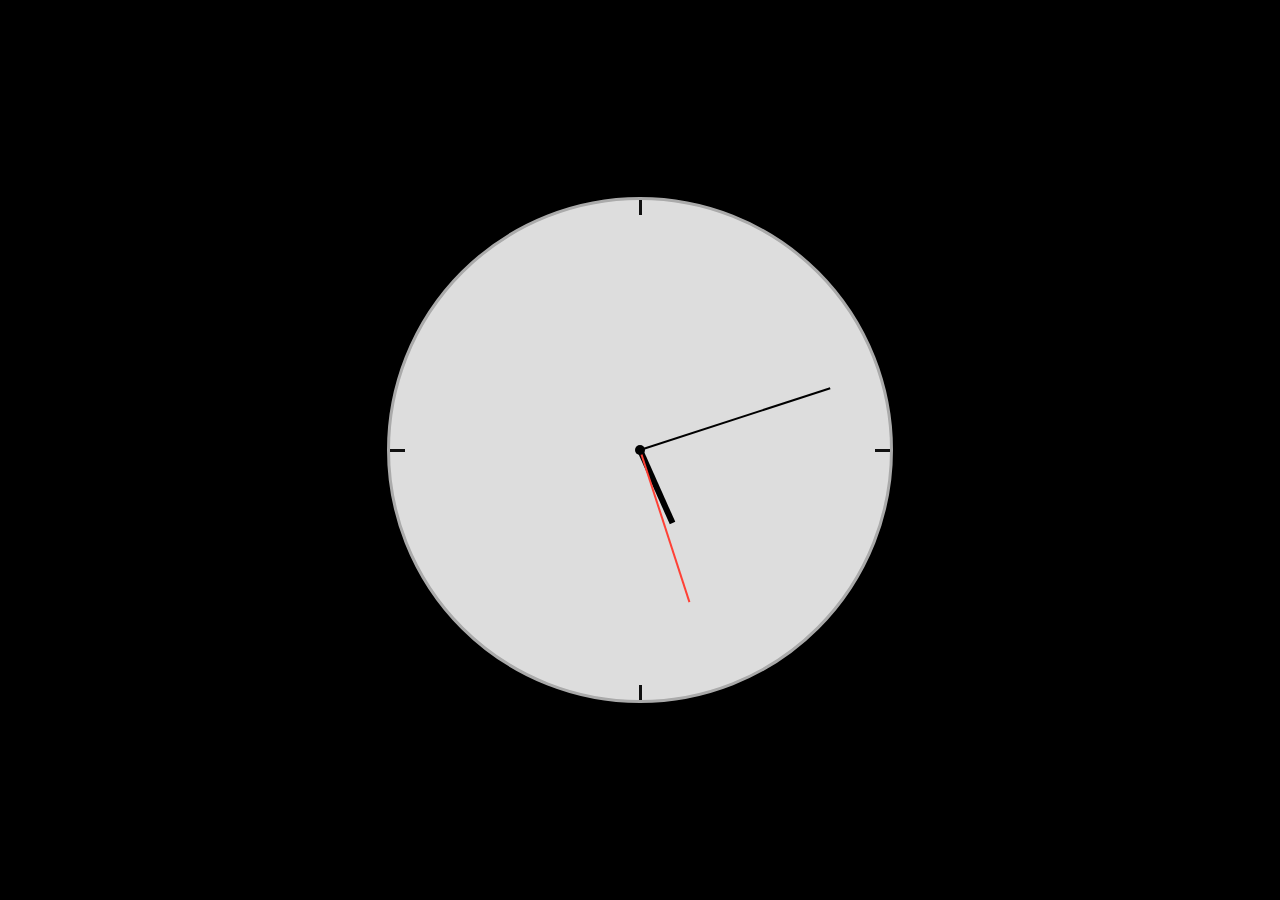
<file: clock/index.html>
<!DOCTYPE html>
<html>
  <head>
      <title>Clock</title>
      <meta name="viewport" content="width=device-width, initial-scale=1">
      <link rel="stylesheet" href="style.css" />
  </head>

  <body>

      <div class="clock">
          <div id="hours"></div>
          <div id="minutes"></div>
          <div id="seconds"></div>
          <div class="three"></div>
          <div class="six"></div>
          <div class="nine"></div>
          <div class="twelve"></div>
          <div class="center"></div>
      </div>

      <script type="text/javascript" src="app.js"></script>
  </body>  

  </html>
</file>
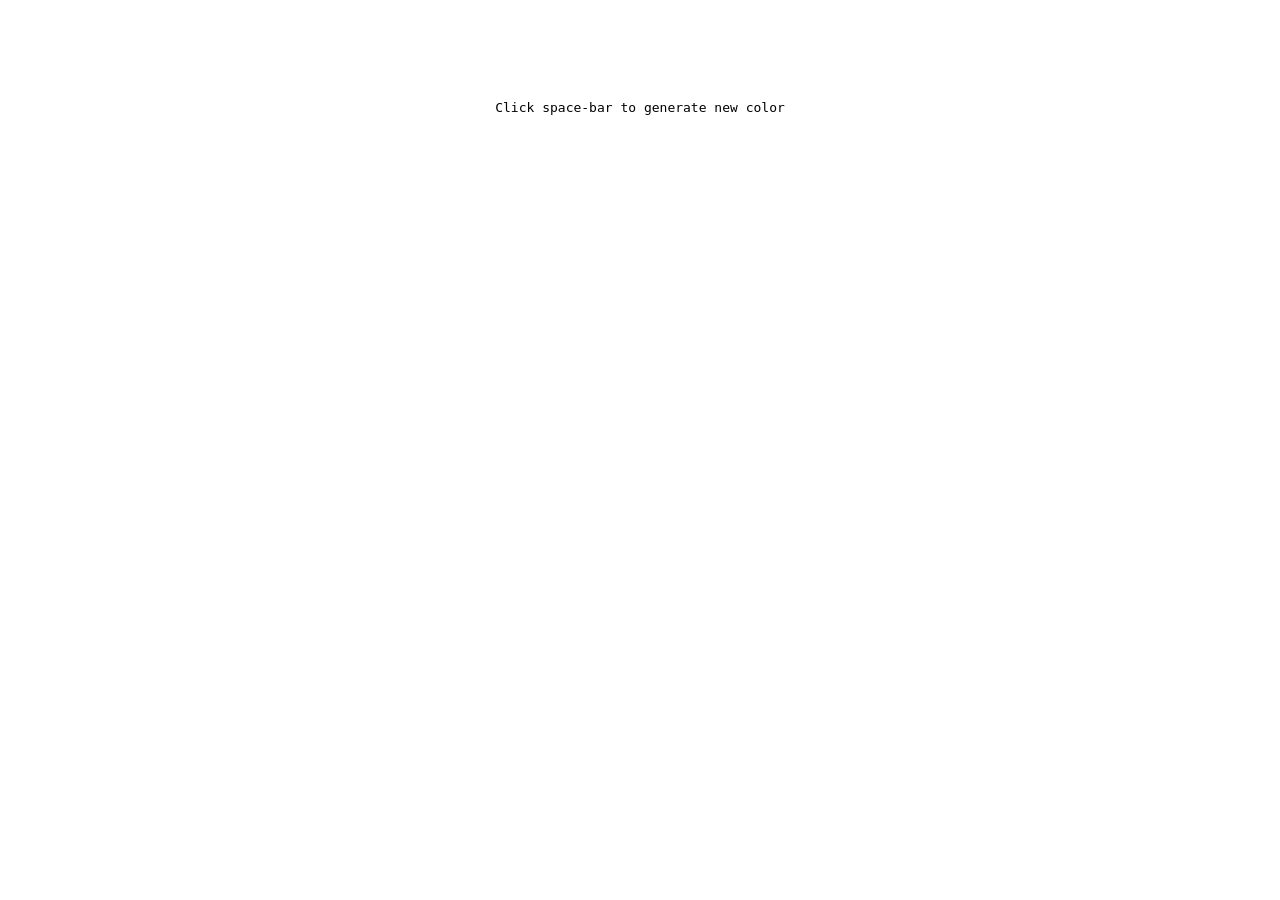
<file: Hex-generator/index.html>
<!DOCTYPE html>
<html>
    <head>
        <meta charset="utf-8">
        <title>
            Hex Color Generator
        </title>
        <meta name="viewport" content="width=device-width, initial-scale=1">
        <link rel="stylesheet" href="style.css" />
    </head>
	    <div id="hex" class="hex" >
            <pre>Click space-bar to generate new color</pre>
        </div>
	    <script src ="app.js"></script>
    </html>
  </pre>
</file>
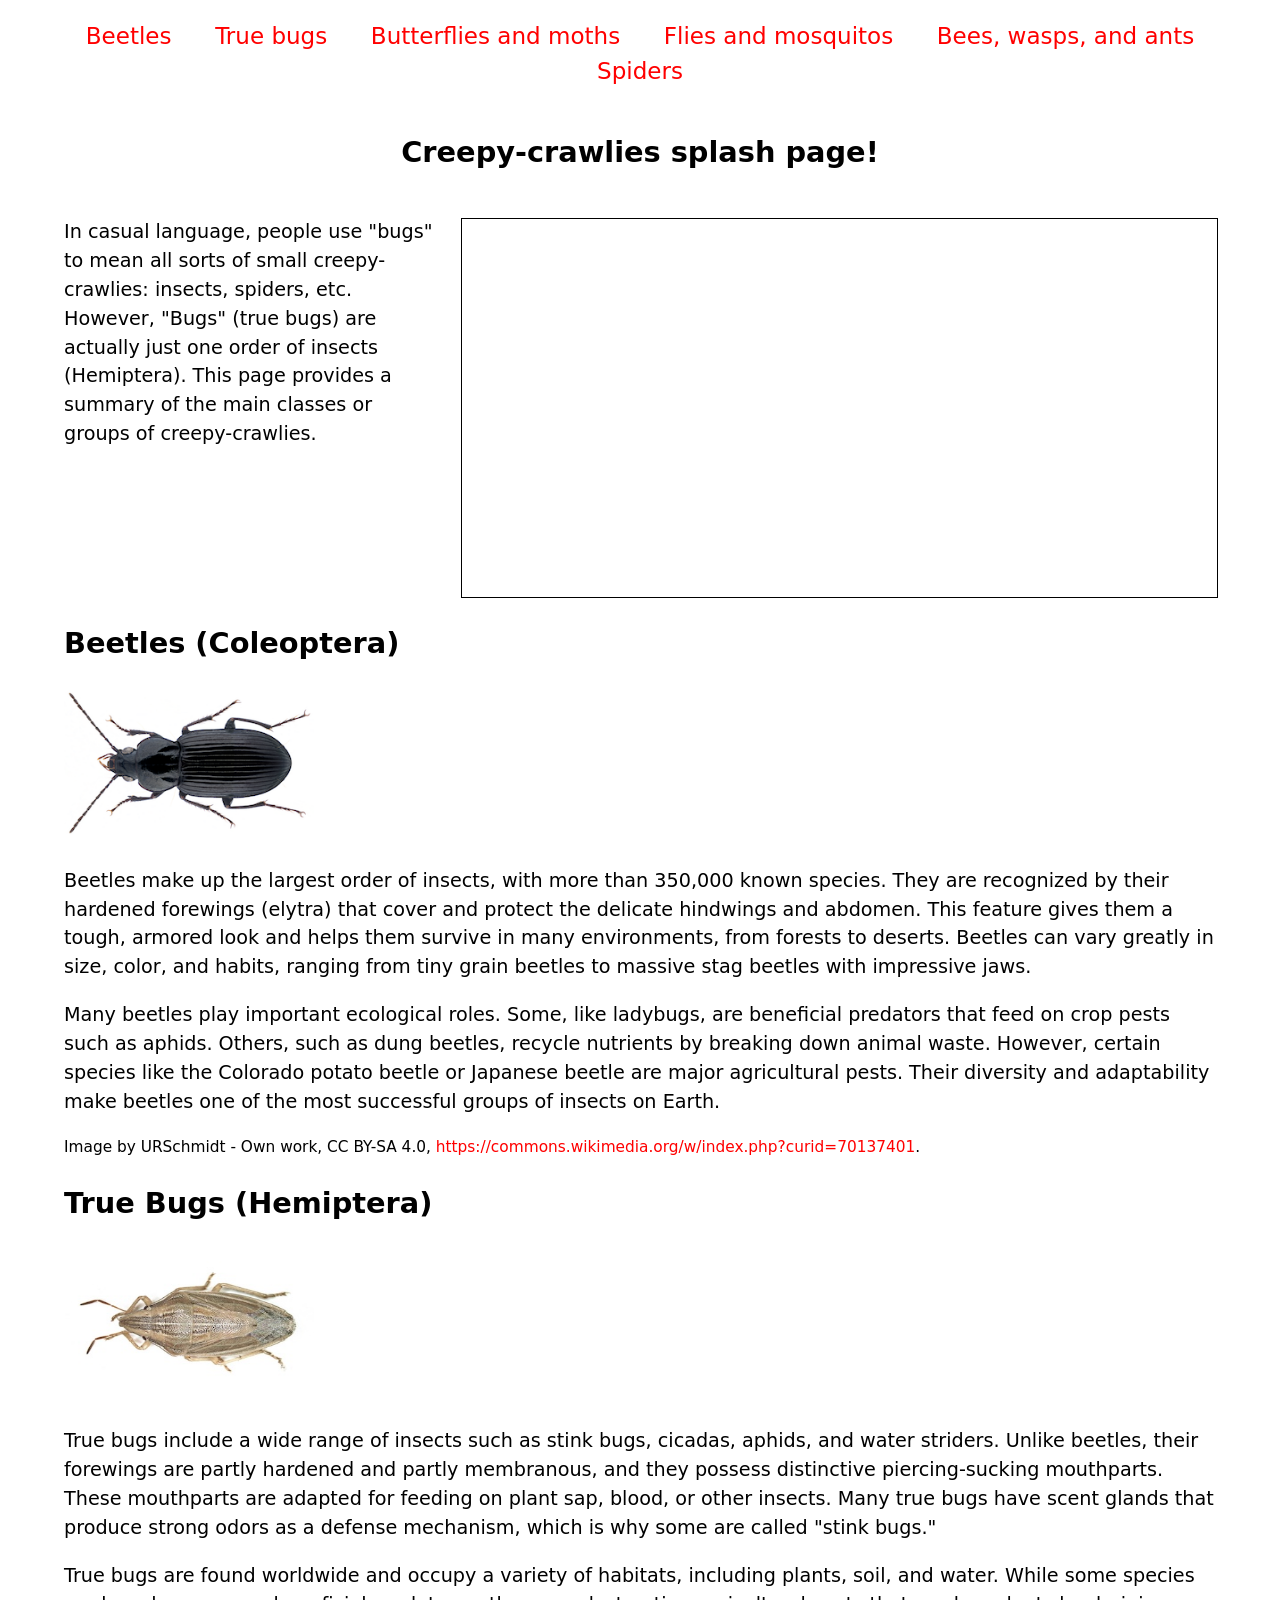
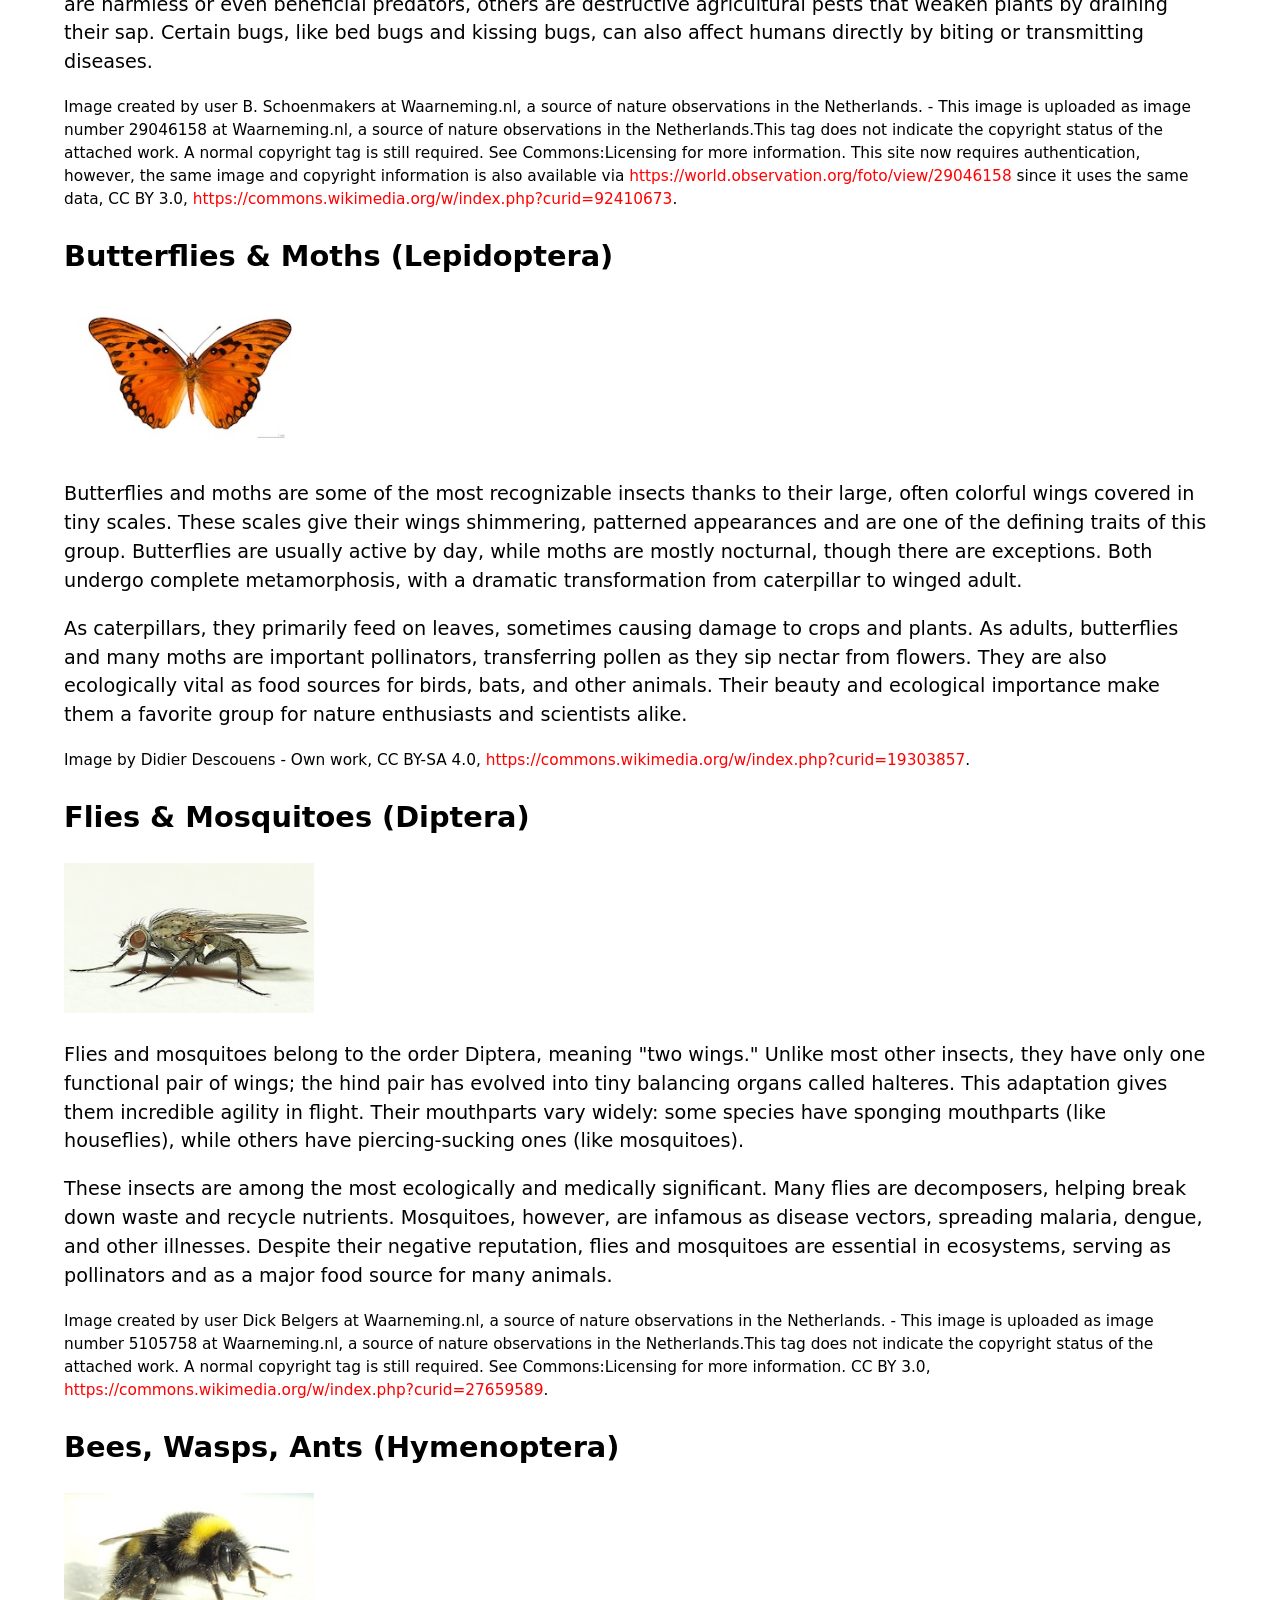
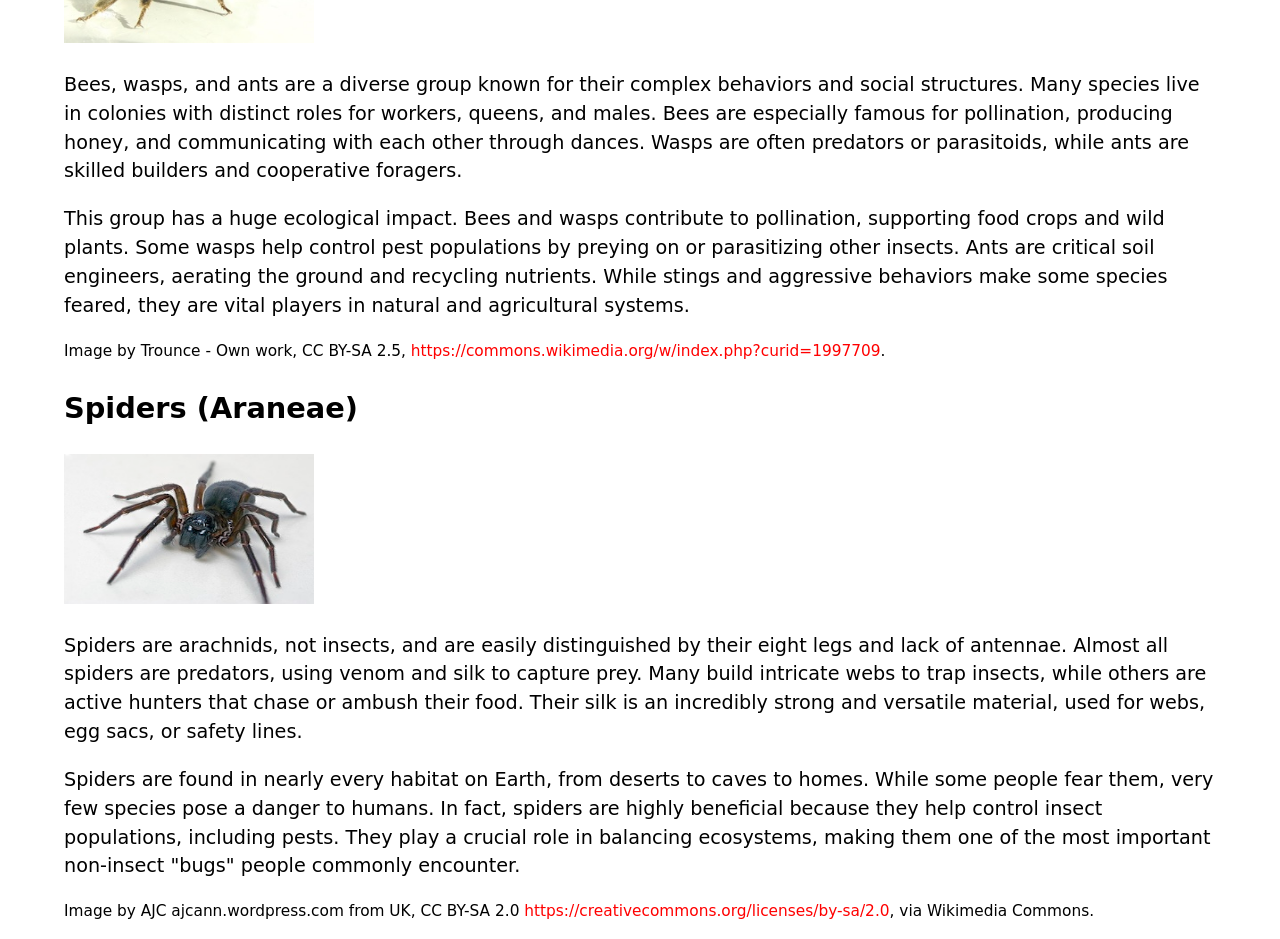
<file: splash-page-challenge/index.html>
<!doctype html>
<html lang="en">
  <head>
    <meta charset="utf-8" />
    <title>Creepy crawlies!</title>
    <link href="style.css" rel="stylesheet" />
  </head>
  <body>
    <header>
      <nav>
        <ul>
          <li><a href="#beetles">Beetles</a></li>
          <li><a href="#true_bugs">True bugs</a></li>
          <li><a href="#butterflies_moths">Butterflies and moths</a></li>
          <li><a href="#flies_mosquitos">Flies and mosquitos</a></li>
          <li><a href="#bees_wasps_ants">Bees, wasps, and ants</a></li>
          <li><a href="#spiders">Spiders</a></li>
        </ul>
      </nav>
      <section>
        <h1>Creepy-crawlies splash page!</h1>
        <video autoplay muted loop > <source src="bug_video_640.mp4" type="video/mp4" ></video>
        <p>
          In casual language, people use "bugs" to mean all sorts of small
          creepy-crawlies: insects, spiders, etc. However, "Bugs" (true bugs)
          are actually just one order of insects (Hemiptera). This page
          provides a summary of the main classes or groups of
          creepy-crawlies.
        </p>
      </section>
    </header>
    <main>
      <section id="beetles">
        <h2>Beetles (Coleoptera)</h2>
        <img src="beetle.png" width="250" height="150">
        <p>
          Beetles make up the largest order of insects, with more than
          350,000 known species. They are recognized by their hardened
          forewings (elytra) that cover and protect the delicate hindwings
          and abdomen. This feature gives them a tough, armored look and
          helps them survive in many environments, from forests to deserts.
          Beetles can vary greatly in size, color, and habits, ranging from
          tiny grain beetles to massive stag beetles with impressive jaws.
        </p>
        <p>
          Many beetles play important ecological roles. Some, like ladybugs,
          are beneficial predators that feed on crop pests such as aphids.
          Others, such as dung beetles, recycle nutrients by breaking down
          animal waste. However, certain species like the Colorado potato
          beetle or Japanese beetle are major agricultural pests. Their
          diversity and adaptability make beetles one of the most successful
          groups of insects on Earth.
        </p>

        <p class="copyright">
          Image by URSchmidt - Own work, CC BY-SA 4.0,
          <a href="https://commons.wikimedia.org/w/index.php?curid=70137401"
            >https://commons.wikimedia.org/w/index.php?curid=70137401</a
          >.
        </p>
      </section>
      <section id="true_bugs">
        <h2>True Bugs (Hemiptera)</h2>
        <img src="true_bug.jpg" width="250" height="150">

        <p>
          True bugs include a wide range of insects such as stink bugs,
          cicadas, aphids, and water striders. Unlike beetles, their
          forewings are partly hardened and partly membranous, and they
          possess distinctive piercing-sucking mouthparts. These mouthparts
          are adapted for feeding on plant sap, blood, or other insects. Many
          true bugs have scent glands that produce strong odors as a defense
          mechanism, which is why some are called "stink bugs."
        </p>

        <p>
          True bugs are found worldwide and occupy a variety of habitats,
          including plants, soil, and water. While some species are harmless
          or even beneficial predators, others are destructive agricultural
          pests that weaken plants by draining their sap. Certain bugs, like
          bed bugs and kissing bugs, can also affect humans directly by
          biting or transmitting diseases.
        </p>

        <p class="copyright">
          Image created by user B. Schoenmakers at Waarneming.nl, a source of
          nature observations in the Netherlands. - This image is uploaded as
          image number 29046158 at Waarneming.nl, a source of nature
          observations in the Netherlands.This tag does not indicate the
          copyright status of the attached work. A normal copyright tag is
          still required. See Commons:Licensing for more information. This
          site now requires authentication, however, the same image and
          copyright information is also available via
          <a href="https://world.observation.org/foto/view/29046158"
            >https://world.observation.org/foto/view/29046158</a
          >
          since it uses the same data, CC BY 3.0,
          <a href="https://commons.wikimedia.org/w/index.php?curid=92410673"
            >https://commons.wikimedia.org/w/index.php?curid=92410673</a
          >.
        </p>
      </section>
      <section id="butterflies_moths">
        <h2>Butterflies & Moths (Lepidoptera)</h2>
        <img src="butterfly.jpg" width="250" height="150">
        <p>
          Butterflies and moths are some of the most recognizable insects
          thanks to their large, often colorful wings covered in tiny scales.
          These scales give their wings shimmering, patterned appearances and
          are one of the defining traits of this group. Butterflies are
          usually active by day, while moths are mostly nocturnal, though
          there are exceptions. Both undergo complete metamorphosis, with a
          dramatic transformation from caterpillar to winged adult.
        </p>

        <p>
          As caterpillars, they primarily feed on leaves, sometimes causing
          damage to crops and plants. As adults, butterflies and many moths
          are important pollinators, transferring pollen as they sip nectar
          from flowers. They are also ecologically vital as food sources for
          birds, bats, and other animals. Their beauty and ecological
          importance make them a favorite group for nature enthusiasts and
          scientists alike.
        </p>

        <p class="copyright">
          Image by Didier Descouens - Own work, CC BY-SA 4.0,
          <a href="https://commons.wikimedia.org/w/index.php?curid=19303857"
            >https://commons.wikimedia.org/w/index.php?curid=19303857</a
          >.
        </p>
      </section>
      <section id="flies_mosquitos">
        <h2>Flies & Mosquitoes (Diptera)</h2>
        <img src="fly.jpg" width="250" height="150">
        <p>
          Flies and mosquitoes belong to the order Diptera, meaning "two
          wings." Unlike most other insects, they have only one functional
          pair of wings; the hind pair has evolved into tiny balancing organs
          called halteres. This adaptation gives them incredible agility in
          flight. Their mouthparts vary widely: some species have sponging
          mouthparts (like houseflies), while others have piercing-sucking
          ones (like mosquitoes).
        </p>

        <p>
          These insects are among the most ecologically and medically
          significant. Many flies are decomposers, helping break down waste
          and recycle nutrients. Mosquitoes, however, are infamous as disease
          vectors, spreading malaria, dengue, and other illnesses. Despite
          their negative reputation, flies and mosquitoes are essential in
          ecosystems, serving as pollinators and as a major food source for
          many animals.
        </p>

        <p class="copyright">
          Image created by user Dick Belgers at Waarneming.nl, a source of
          nature observations in the Netherlands. - This image is uploaded as
          image number 5105758 at Waarneming.nl, a source of nature
          observations in the Netherlands.This tag does not indicate the
          copyright status of the attached work. A normal copyright tag is
          still required. See Commons:Licensing for more information. CC BY
          3.0,
          <a href="https://commons.wikimedia.org/w/index.php?curid=27659589"
            >https://commons.wikimedia.org/w/index.php?curid=27659589</a
          >.
        </p>
      </section>
      <section id="bees_wasps_ants">
        <h2>Bees, Wasps, Ants (Hymenoptera)</h2>
        <img src="bee.jpg" width="250" height="150">
        <p>
          Bees, wasps, and ants are a diverse group known for their complex
          behaviors and social structures. Many species live in colonies with
          distinct roles for workers, queens, and males. Bees are especially
          famous for pollination, producing honey, and communicating with
          each other through dances. Wasps are often predators or
          parasitoids, while ants are skilled builders and cooperative
          foragers.
        </p>

        <p>
          This group has a huge ecological impact. Bees and wasps contribute
          to pollination, supporting food crops and wild plants. Some wasps
          help control pest populations by preying on or parasitizing other
          insects. Ants are critical soil engineers, aerating the ground and
          recycling nutrients. While stings and aggressive behaviors make
          some species feared, they are vital players in natural and
          agricultural systems.
        </p>

        <p class="copyright">
          Image by Trounce - Own work, CC BY-SA 2.5,
          <a href="https://commons.wikimedia.org/w/index.php?curid=1997709"
            >https://commons.wikimedia.org/w/index.php?curid=1997709</a
          >.
        </p>
      </section>
      <section id="spiders">
        <h2>Spiders (Araneae)</h2>
        <img src="spider.jpg" width="250" height="150">
        <p>
          Spiders are arachnids, not insects, and are easily distinguished by
          their eight legs and lack of antennae. Almost all spiders are
          predators, using venom and silk to capture prey. Many build
          intricate webs to trap insects, while others are active hunters
          that chase or ambush their food. Their silk is an incredibly strong
          and versatile material, used for webs, egg sacs, or safety lines.
        </p>

        <p>
          Spiders are found in nearly every habitat on Earth, from deserts to
          caves to homes. While some people fear them, very few species pose
          a danger to humans. In fact, spiders are highly beneficial because
          they help control insect populations, including pests. They play a
          crucial role in balancing ecosystems, making them one of the most
          important non-insect "bugs" people commonly encounter.
        </p>

        <p class="copyright">
          Image by AJC ajcann.wordpress.com from UK, CC BY-SA 2.0
          <a href="https://creativecommons.org/licenses/by-sa/2.0"
            >https://creativecommons.org/licenses/by-sa/2.0</a
          >, via Wikimedia Commons.
        </p>
      </section>
    </main>
  </body>
</html>
</file>
<file: clock/style.css>
* {
      margin: 0;
      padding: 0;
      border: 0;
    }

    body {
      background-color: #000;
    }

    .clock {
      height: 500px;
      width: 500px;
      background-color: #DDDDDD;
      border-radius: 100%;
      border: 3px solid #AAAAAA;
      margin: auto;
      position: absolute;
      top: 0; left: 0; bottom: 0; right: 0;
    }
    .twelve {
    position: absolute;
    width: 3px;
    height: 15px;
    background: #111111;
    left: 0;
    top: 0;
    right: 0;
    margin: 0 auto;
  }

  .three {
    position: absolute;
    width: 15px;
    height: 3px;
    background: #111111;
    top: 0;
    bottom: 0;
    right: 0;
    margin: auto 0;
   }

  .six {
    position: absolute;
    width: 3px;
    height: 15px;
    background: #111111;
    left: 0;
    bottom: 0;
    right: 0;
    margin: 0 auto;
  }

  .nine {
    position: absolute;
    width: 15px;
    height: 3px;
    background: #111111;
    top: 0;
    bottom: 0;
    left: 0;
    margin: auto 0;
   }

    .center {
     width: 10px;
     height: 10px;
     position: absolute;
     left: 0; right: 0; bottom: 0; top: 0;
     margin: auto;
     background: #000;
     border-radius: 100%;
   }

   #seconds {
     position: absolute;
     height: 160px;
     width: 2px;
     left: 0; right: 0; bottom: 160px; top: 0px;
     margin: auto;
     background: #000;
     -webkit-transform-origin: bottom;
     background: #FF4136;
  }

  #minutes {
    position: absolute;
    height: 200px;
    width: 2px;
    left: 0; right: 0; bottom: 200px; top: 0px;
    margin: auto;
    background: #000;
    -webkit-transform-origin: bottom;
  }

  #hours {
    position: absolute;
    height: 80px;
    width: 6px;
    left: 0; right: 0; bottom: 80px; top: 0px;
    margin: auto;
    background: #000;
    -webkit-transform-origin: bottom;
  }
</file>
<file: Hex-generator/style.css>
.hex{
    text-align: center;
    margin-top: 100px;
}
body {
    transition: all .5s ease;
}
</file>
<file: splash-page-challenge/style.css>
/* type */

body {
  font: 1.2em / 1.5 system-ui;
  margin: 0 auto;
  width: 90%;
  min-width: 800px;
  max-width: 1200px;
}

h1 {
  text-align: center;
}

.copyright {
  font-size: 0.8em;
}

/* nav menu */

ul {
  padding: 0;
  list-style-type: none;
  text-align: center;
  display: flex;
  flex-flow: row wrap;
  justify-content: center;
  align-items: center;
}

li {
  flex: auto;
}

nav a {
  font-size: 1.2em;
  padding: 0 20px;
}

/* General link styles */

a {
  text-decoration: none;
  color: red;
}

a:hover,
a:focus {
  text-decoration: underline;
}

/* header section layout */

header section {
  display: grid;
  grid-template-areas:
    "heading heading"
    "text video"
    "text video";
  grid-template-columns: 1fr 2fr;
  gap: 20px;
}

h1 {
  grid-area: heading;
}

header p {
  grid-area: text;
  margin: 0;
}

video {
  grid-area: video;
  width: 100%;
  border: 1px solid black;
}

/* image floats */

figure {
  float: right;
  margin-left: 20px;
  padding: 20px;
  background: orange;
  border: 1px solid black;
}

figcaption {
  font-size: 0.6em;
}
</file>
